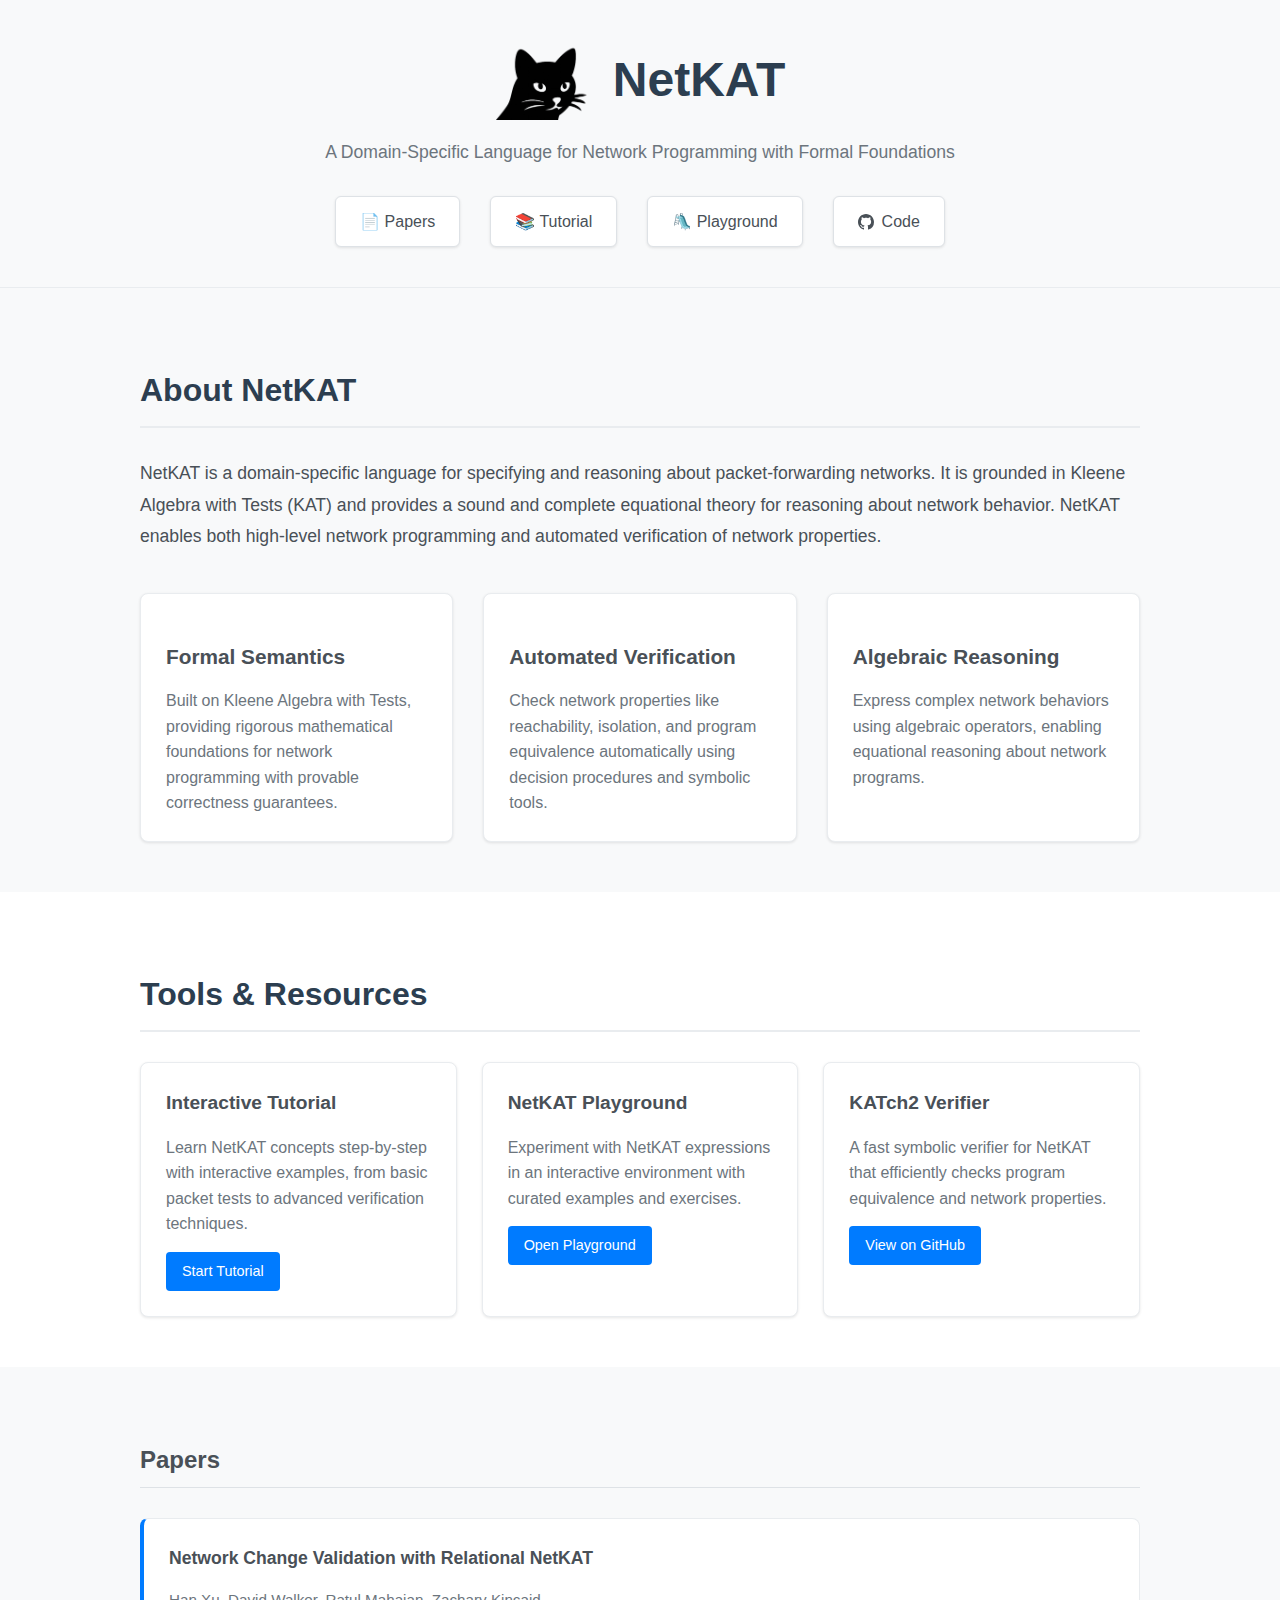
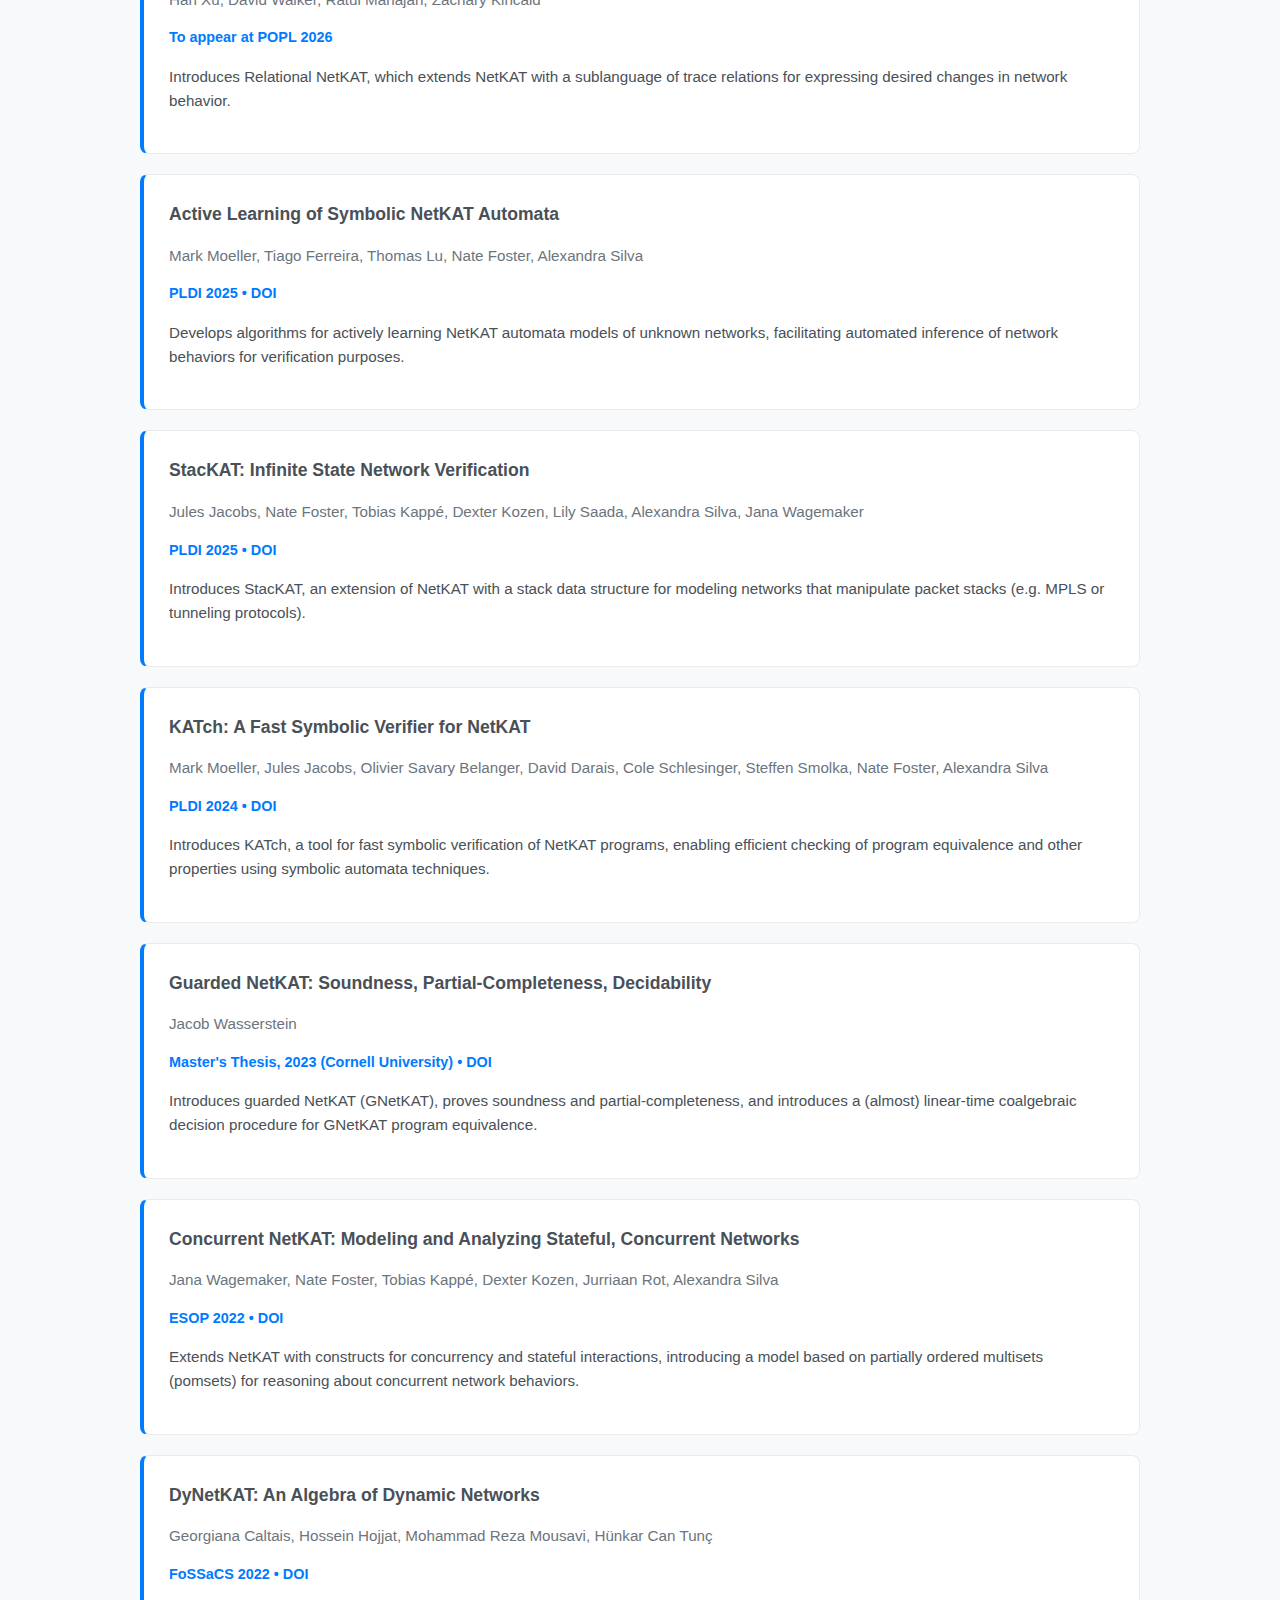
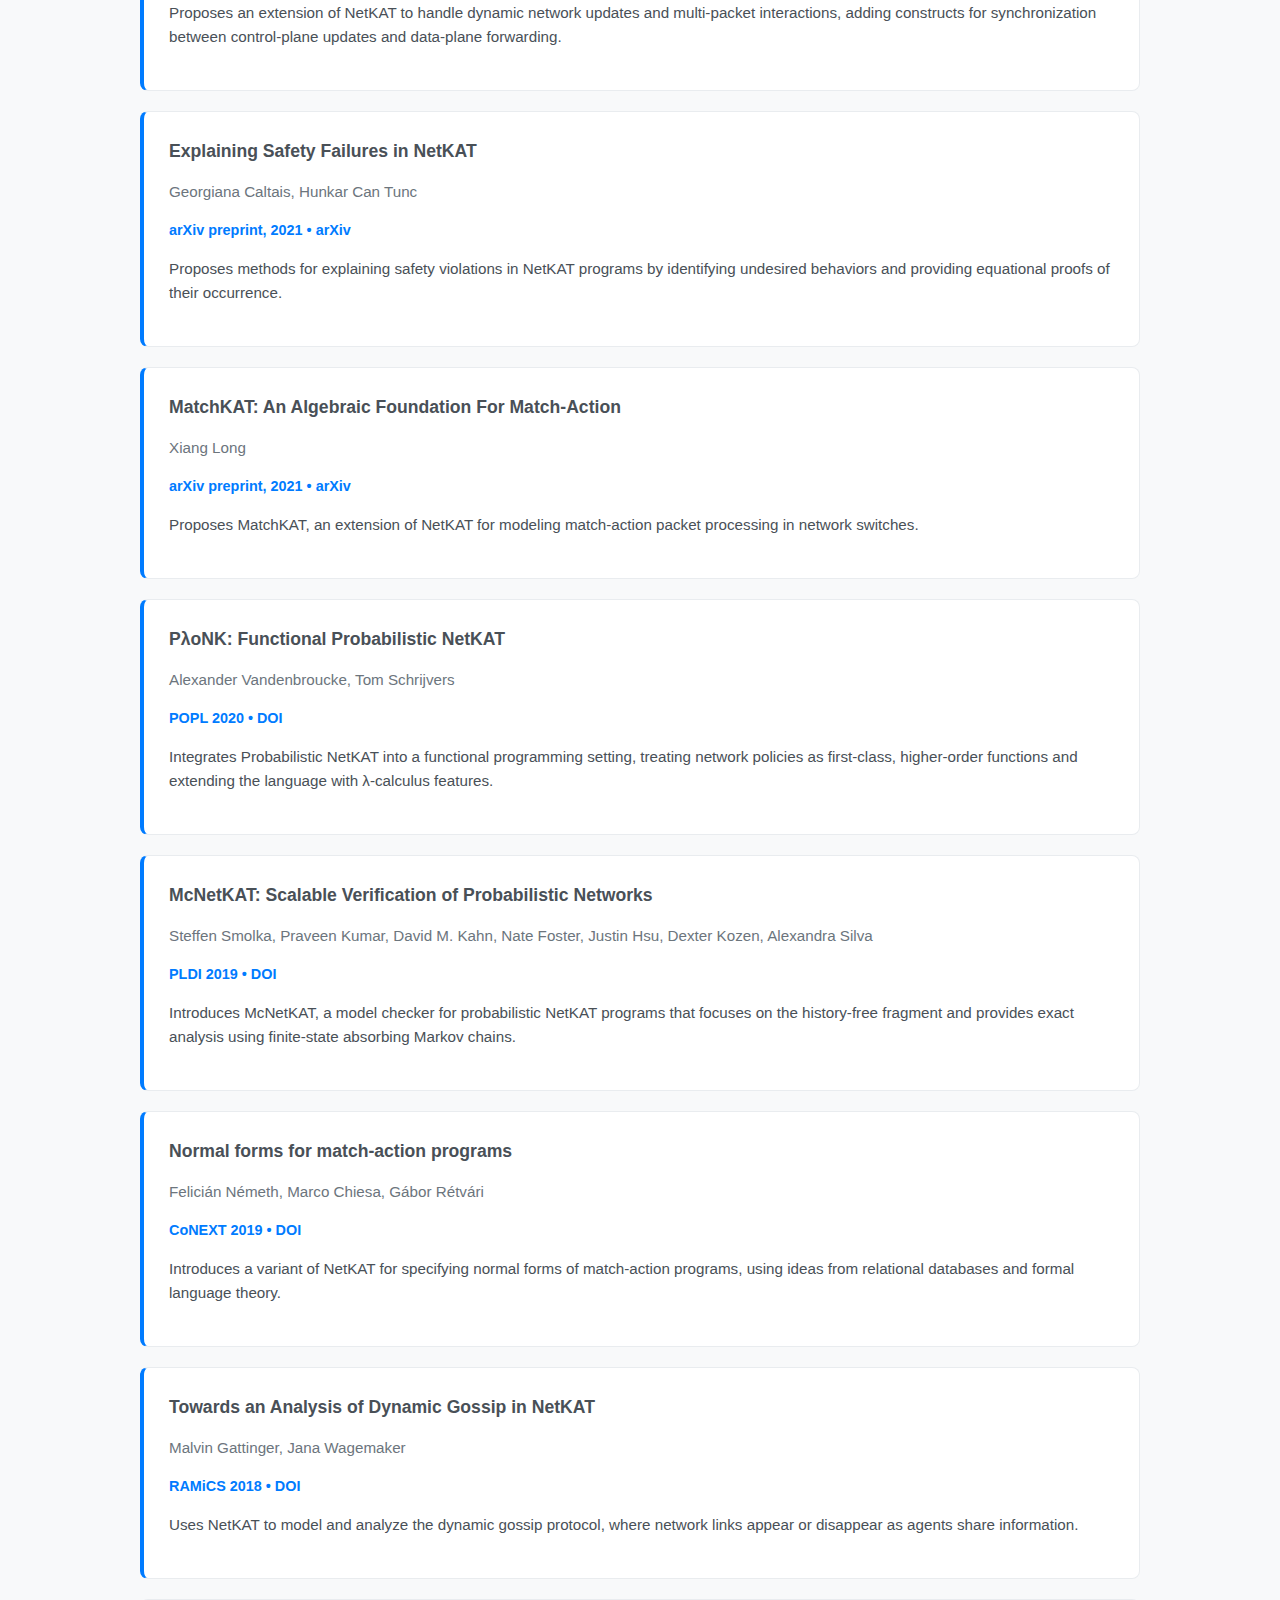
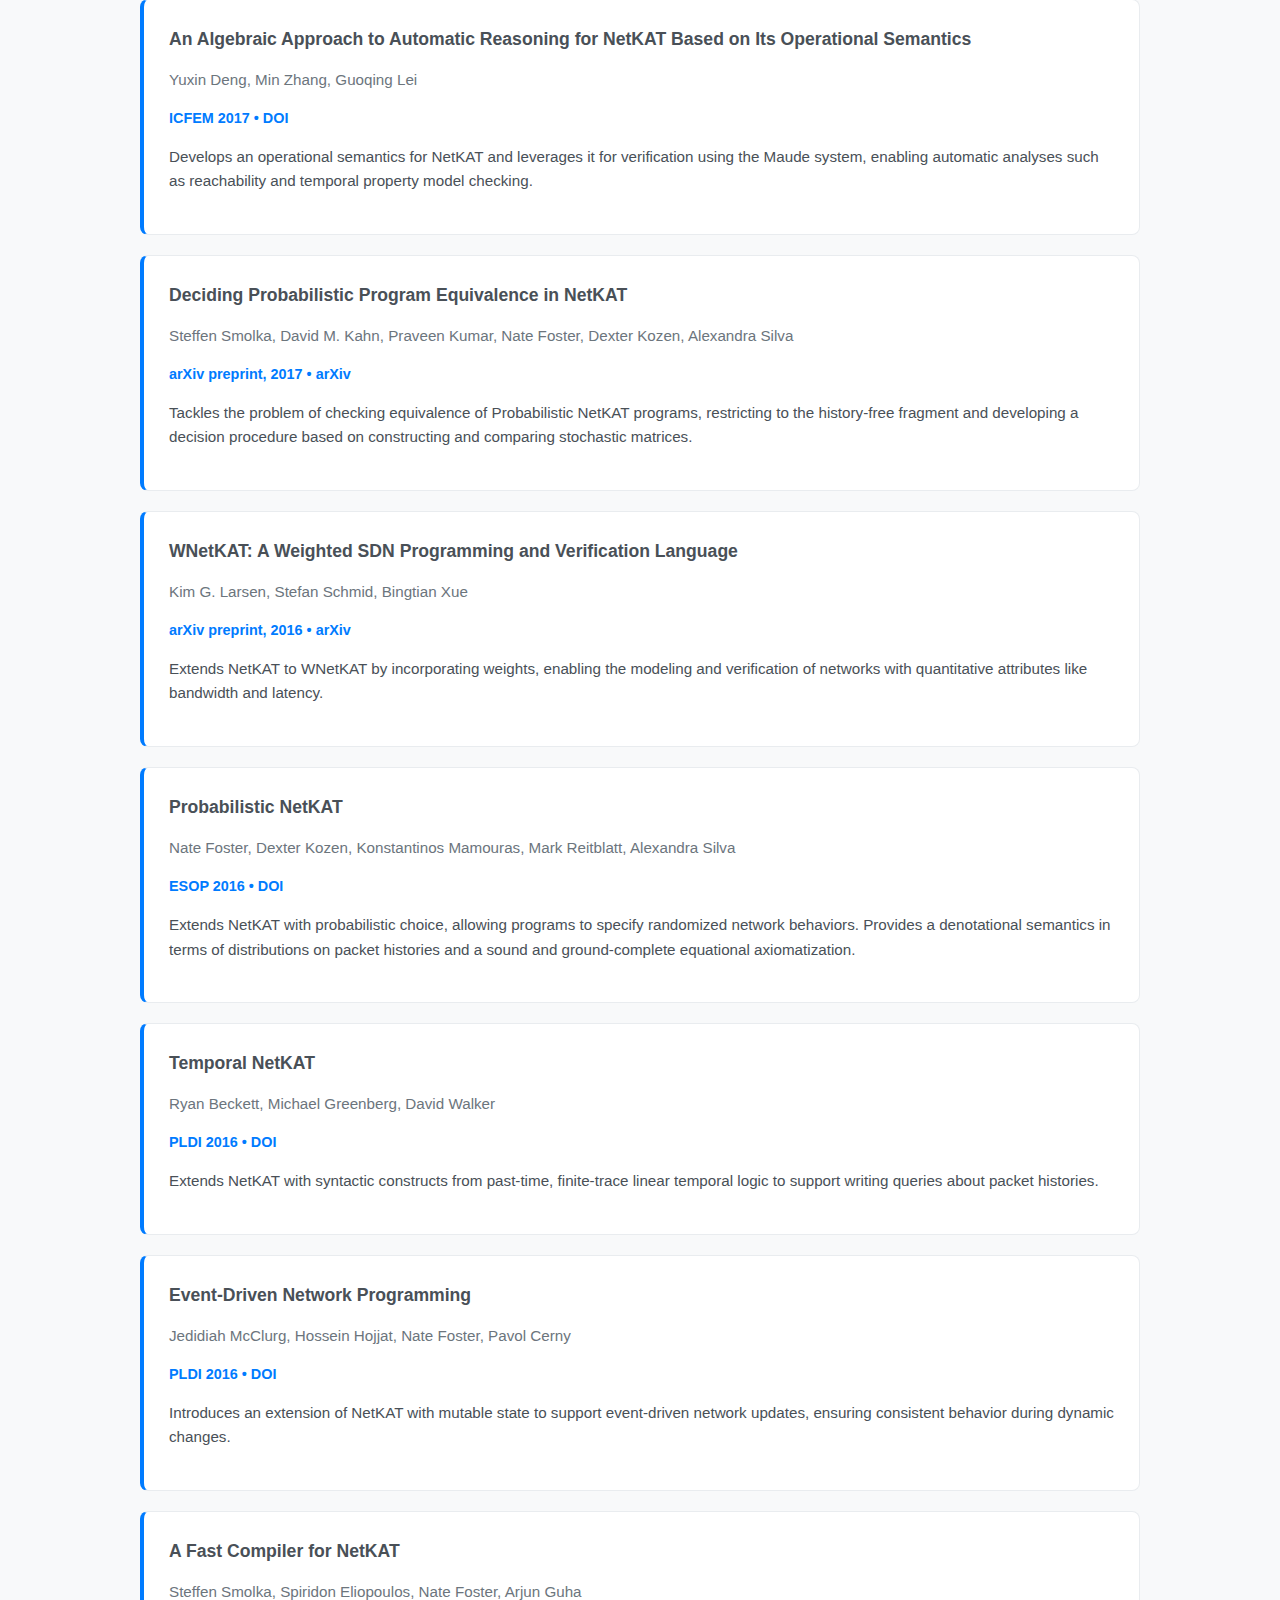
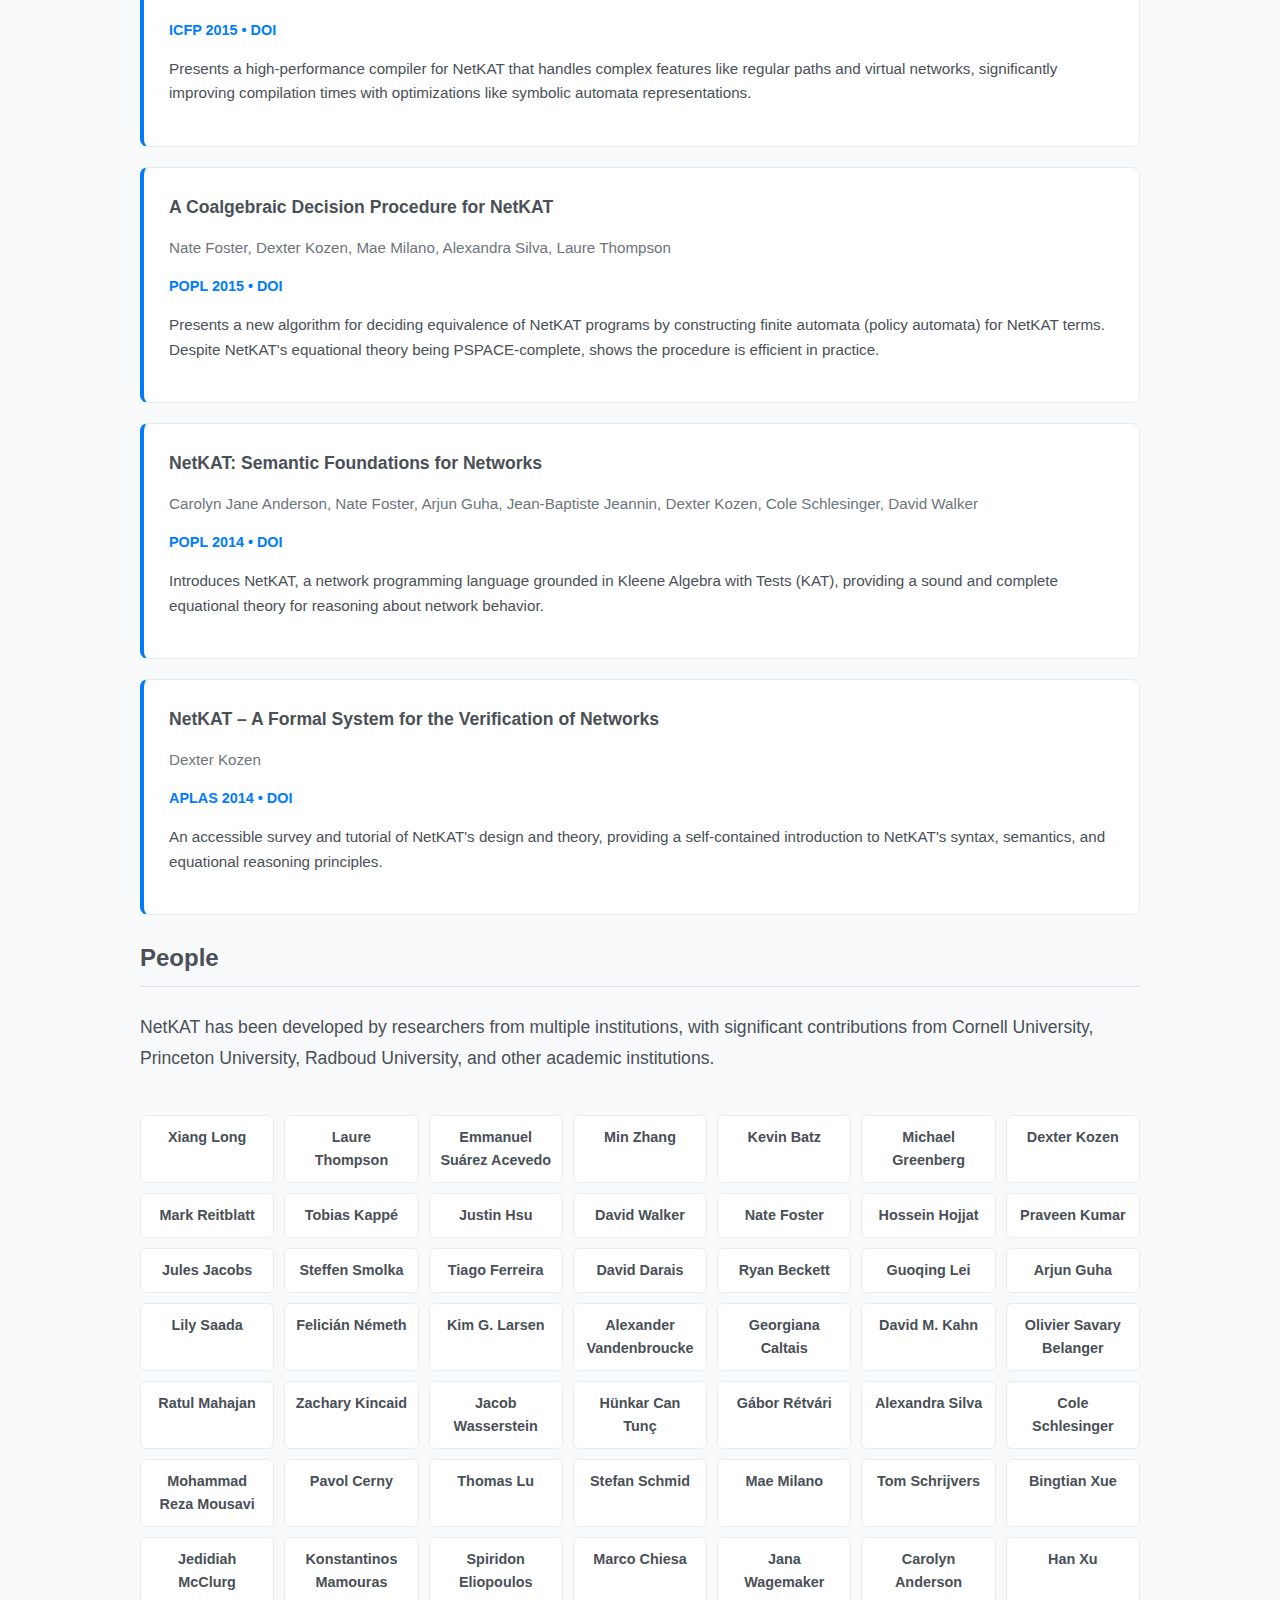
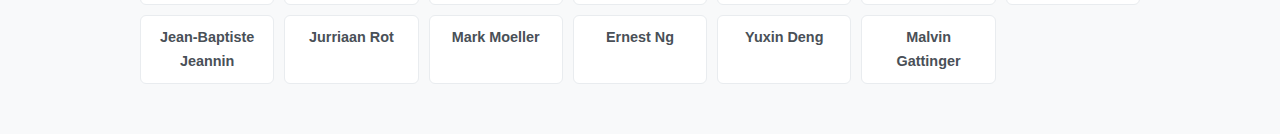
<file: ui/index.html>
<!DOCTYPE html>
<html lang="en">
<head>
    <meta charset="UTF-8">
    <meta name="viewport" content="width=device-width, initial-scale=1.0">
    <title>NetKAT - Network Programming Language</title>
    <link rel="icon" type="image/png" href="assets/favicon.png">
    <style>
        body {
            font-family: -apple-system, BlinkMacSystemFont, "Segoe UI", Roboto, Helvetica, Arial, sans-serif;
            margin: 0;
            padding: 0;
            background: #ffffff;
            color: #333;
            line-height: 1.6;
        }

        .header {
            background: #f8f9fa;
            border-bottom: 1px solid #e9ecef;
            padding: 40px 20px;
            text-align: center;
        }

        .header-content {
            max-width: 900px;
            margin: 0 auto;
        }

        .header h1 {
            font-size: 3em;
            margin: 0 0 10px 0;
            font-weight: 600;
            color: #2c3e50;
            display: flex;
            align-items: center;
            justify-content: center;
            gap: 20px;
        }

        .cat-logo {
            height: 80px;
            width: auto;
        }

        .header .subtitle {
            font-size: 1.1em;
            margin-bottom: 30px;
            color: #6c757d;
            font-weight: 400;
            max-width: 800px;
            margin-left: auto;
            margin-right: auto;
            white-space: nowrap;
            overflow: hidden;
            text-overflow: ellipsis;
        }

        .nav-links {
            display: flex;
            justify-content: center;
            gap: 30px;
            flex-wrap: wrap;
            margin-top: 30px;
        }

        .nav-link {
            display: inline-flex;
            align-items: center;
            gap: 8px;
            padding: 12px 24px;
            background: #ffffff;
            color: #495057;
            text-decoration: none;
            border-radius: 6px;
            font-weight: 500;
            transition: all 0.2s ease;
            border: 1px solid #dee2e6;
            box-shadow: 0 1px 3px rgba(0,0,0,0.1);
        }

        .nav-link:hover {
            background: #e9ecef;
            transform: translateY(-1px);
            box-shadow: 0 2px 8px rgba(0,0,0,0.15);
        }

        .nav-link.primary {
            background: #007bff;
            color: white;
            border-color: #007bff;
        }

        .nav-link.primary:hover {
            background: #0056b3;
            border-color: #0056b3;
        }

        .github-icon {
            width: 16px;
            height: 16px;
            fill: currentColor;
        }

        .container {
            max-width: 1000px;
            margin: 0 auto;
            padding: 0 20px;
        }

        .section {
            padding: 50px 0;
        }

        .section:nth-child(even) {
            background: #f8f9fa;
        }

        .section h2 {
            font-size: 2em;
            margin-bottom: 30px;
            color: #2c3e50;
            font-weight: 600;
            border-bottom: 2px solid #e9ecef;
            padding-bottom: 10px;
        }

        .intro-text {
            font-size: 1.1em;
            color: #495057;
            margin-bottom: 40px;
            line-height: 1.8;
        }

        .features {
            display: grid;
            grid-template-columns: repeat(auto-fit, minmax(280px, 1fr));
            gap: 30px;
            margin-top: 30px;
        }

        .feature {
            padding: 25px;
            background: white;
            border-radius: 8px;
            border: 1px solid #e9ecef;
            box-shadow: 0 1px 3px rgba(0,0,0,0.1);
        }

        .feature h3 {
            font-size: 1.3em;
            margin-bottom: 15px;
            color: #495057;
            font-weight: 600;
        }

        .feature p {
            color: #6c757d;
            margin: 0;
            line-height: 1.6;
        }

        .tools-section {
            margin-top: 30px;
        }

        .tools-grid {
            display: grid;
            grid-template-columns: repeat(auto-fit, minmax(300px, 1fr));
            gap: 25px;
            margin-top: 30px;
        }

        .tool {
            background: white;
            padding: 25px;
            border-radius: 8px;
            border: 1px solid #e9ecef;
            box-shadow: 0 1px 3px rgba(0,0,0,0.1);
        }

        .tool h4 {
            margin: 0 0 15px 0;
            color: #495057;
            font-size: 1.2em;
            font-weight: 600;
        }

        .tool .description {
            color: #6c757d;
            margin-bottom: 15px;
            line-height: 1.6;
        }

        .tool-link {
            display: inline-block;
            padding: 8px 16px;
            background: #007bff;
            color: white;
            text-decoration: none;
            border-radius: 4px;
            font-weight: 500;
            font-size: 0.9em;
            transition: background 0.2s ease;
        }

        .tool-link:hover {
            background: #0056b3;
        }

        .subsection h3 {
            font-size: 1.5em;
            margin-bottom: 25px;
            color: #495057;
            font-weight: 600;
            border-bottom: 1px solid #dee2e6;
            padding-bottom: 8px;
        }

        .people-grid {
            display: grid;
            grid-template-columns: repeat(auto-fit, minmax(120px, 1fr));
            gap: 10px;
            margin-top: 30px;
        }

        .person {
            text-align: center;
            padding: 10px;
            background: white;
            border-radius: 6px;
            border: 1px solid #e9ecef;
        }

        .person h4 {
            margin: 0;
            color: #495057;
            font-size: 0.9em;
            font-weight: 600;
        }

        .person h4 a {
            color: #495057;
            text-decoration: none;
        }

        .person h4 a:hover {
            color: #007bff;
            text-decoration: underline;
        }

        .papers-section {
            margin-top: 30px;
        }

        .papers-grid {
            display: grid;
            gap: 20px;
            margin-top: 30px;
        }

        .paper {
            background: white;
            padding: 25px;
            border-radius: 8px;
            border: 1px solid #e9ecef;
            border-left: 4px solid #007bff;
        }

        .paper h4 {
            margin: 0 0 10px 0;
            color: #495057;
            font-size: 1.1em;
            font-weight: 600;
        }

        .paper h4 a {
            color: #495057;
            text-decoration: none;
        }

        .paper h4 a:hover {
            color: #007bff;
            text-decoration: underline;
        }

        .paper .authors {
            color: #6c757d;
            margin-bottom: 5px;
            font-size: 0.95em;
        }

        .paper .venue {
            color: #007bff;
            font-weight: 600;
            margin-bottom: 10px;
            font-size: 0.9em;
        }

        .paper .venue a {
            color: #007bff;
            text-decoration: none;
        }

        .paper .venue a:hover {
            text-decoration: underline;
        }

        .paper .summary {
            color: #495057;
            line-height: 1.6;
            font-size: 0.95em;
        }

        .footer {
            background: #2c3e50;
            color: #ecf0f1;
            padding: 30px 0;
            text-align: center;
            margin-top: 50px;
        }

        .footer p {
            margin: 10px 0;
        }

        .footer a {
            color: #74b9ff;
            text-decoration: none;
        }

        .footer a:hover {
            text-decoration: underline;
        }

        @media (max-width: 768px) {
            .header h1 {
                font-size: 2.2em;
                flex-direction: column;
                gap: 15px;
            }
            
            .cat-logo {
                height: 60px;
            }

            .header .subtitle {
                white-space: normal;
                overflow: visible;
                text-overflow: initial;
            }
            
            .nav-links {
                flex-direction: column;
                align-items: center;
                gap: 15px;
            }
            
            .section h2 {
                font-size: 1.6em;
            }
        }
    </style>
</head>
<body>
    <div class="header">
        <div class="header-content">
        <h1>
                <img src="assets/katch2-head.webp" alt="KATch Cat" class="cat-logo">
                NetKAT
        </h1>
            <p class="subtitle">A Domain-Specific Language for Network Programming with Formal Foundations</p>
            
            <div class="nav-links">
                <a href="#papers" class="nav-link">📄 Papers</a>
                <a href="tutorial.html" class="nav-link">📚 Tutorial</a>
                <a href="playground.html" class="nav-link">🛝 Playground</a>
                <a href="https://github.com/julesjacobs/KATch2" class="nav-link">
                    <svg class="github-icon" viewBox="0 0 16 16" version="1.1" aria-hidden="true">
                        <path fill-rule="evenodd" d="M8 0C3.58 0 0 3.58 0 8c0 3.54 2.29 6.53 5.47 7.59.4.07.55-.17.55-.38 0-.19-.01-.82-.01-1.49-2.01.37-2.53-.49-2.69-.94-.09-.23-.48-.94-.82-1.13-.28-.15-.68-.52-.01-.53.63-.01 1.08.58 1.23.82.72 1.21 1.87.87 2.33.66.07-.52.28-.87.51-1.07-1.78-.2-3.64-.89-3.64-3.95 0-.87.31-1.59.82-2.15-.08-.2-.36-1.02.08-2.12 0 0 .67-.21 2.2.82.64-.18 1.32-.27 2-.27.68 0 1.36.09 2 .27 1.53-1.04 2.2-.82 2.2-.82.44 1.1.16 1.92.08 2.12.51.56.82 1.27.82 2.15 0 3.07-1.87 3.75-3.65 3.95.29.25.54.73.54 1.48 0 1.07-.01 1.93-.01 2.2 0 .21.15.46.55.38A8.013 8.013 0 0016 8c0-4.42-3.58-8-8-8z"></path>
                    </svg>
                    Code
                </a>
            </div>
        </div>
    </div>

    <div class="section">
        <div class="container">
            <h2>About NetKAT</h2>
            <p class="intro-text">
                NetKAT is a domain-specific language for specifying and reasoning about packet-forwarding networks. 
                It is grounded in Kleene Algebra with Tests (KAT) and provides a sound and complete equational theory 
                for reasoning about network behavior. NetKAT enables both high-level network programming and automated 
                verification of network properties.
            </p>
            
            <div class="features">
                <div class="feature">
                    <h3>Formal Semantics</h3>
                    <p>Built on Kleene Algebra with Tests, providing rigorous mathematical foundations for network programming with provable correctness guarantees.</p>
                </div>
                <div class="feature">
                    <h3>Automated Verification</h3>
                    <p>Check network properties like reachability, isolation, and program equivalence automatically using decision procedures and symbolic tools.</p>
                </div>
                <div class="feature">
                    <h3>Algebraic Reasoning</h3>
                    <p>Express complex network behaviors using algebraic operators, enabling equational reasoning about network programs.</p>
                </div>
            </div>
        </div>
    </div>

    <div class="section">
        <div class="container">
            <h2>Tools & Resources</h2>
            
            <div class="tools-grid">
                <div class="tool">
                    <h4>Interactive Tutorial</h4>
                    <p class="description">Learn NetKAT concepts step-by-step with interactive examples, from basic packet tests to advanced verification techniques.</p>
                    <a href="tutorial.html" class="tool-link">Start Tutorial</a>
                </div>
                <div class="tool">
                    <h4>NetKAT Playground</h4>
                    <p class="description">Experiment with NetKAT expressions in an interactive environment with curated examples and exercises.</p>
                    <a href="playground.html" class="tool-link">Open Playground</a>
                </div>
                <div class="tool">
                    <h4>KATch2 Verifier</h4>
                    <p class="description">A fast symbolic verifier for NetKAT that efficiently checks program equivalence and network properties.</p>
                    <a href="https://github.com/julesjacobs/KATch2" class="tool-link">View on GitHub</a>
                </div>
            </div>
        </div>
    </div>

    <div class="section">
        <div class="container">
            <div class="subsection">
                <h3 id="papers">Papers</h3>
                
                <div class="papers-grid">
                    <div class="paper">
                        <h4><a href="#" target="_blank">Network Change Validation with Relational NetKAT</a></h4>
                        <p class="authors">Han Xu, David Walker, Ratul Mahajan, Zachary Kincaid</p>
                        <p class="venue">To appear at POPL 2026</p>
                        <p class="summary">Introduces Relational NetKAT, which extends NetKAT with a sublanguage of trace relations for expressing desired changes in network behavior.</p>
                    </div>

                    <div class="paper">
                        <h4><a href="https://doi.org/10.1145/3729295" target="_blank">Active Learning of Symbolic NetKAT Automata</a></h4>
                        <p class="authors">Mark Moeller, Tiago Ferreira, Thomas Lu, Nate Foster, Alexandra Silva</p>
                        <p class="venue">PLDI 2025 • <a href="https://doi.org/10.1145/3729295" target="_blank">DOI</a></p>
                        <p class="summary">Develops algorithms for actively learning NetKAT automata models of unknown networks, facilitating automated inference of network behaviors for verification purposes.</p>
                    </div>

                    <div class="paper">
                        <h4><a href="https://doi.org/10.1145/3729257" target="_blank">StacKAT: Infinite State Network Verification</a></h4>
                        <p class="authors">Jules Jacobs, Nate Foster, Tobias Kappé, Dexter Kozen, Lily Saada, Alexandra Silva, Jana Wagemaker</p>
                        <p class="venue">PLDI 2025 • <a href="https://doi.org/10.1145/3729257" target="_blank">DOI</a></p>
                        <p class="summary">Introduces StacKAT, an extension of NetKAT with a stack data structure for modeling networks that manipulate packet stacks (e.g. MPLS or tunneling protocols).</p>
                    </div>

                    <div class="paper">
                        <h4><a href="https://doi.org/10.1145/3656454" target="_blank">KATch: A Fast Symbolic Verifier for NetKAT</a></h4>
                        <p class="authors">Mark Moeller, Jules Jacobs, Olivier Savary Belanger, David Darais, Cole Schlesinger, Steffen Smolka, Nate Foster, Alexandra Silva</p>
                        <p class="venue">PLDI 2024 • <a href="https://doi.org/10.1145/3656454" target="_blank">DOI</a></p>
                        <p class="summary">Introduces KATch, a tool for fast symbolic verification of NetKAT programs, enabling efficient checking of program equivalence and other properties using symbolic automata techniques.</p>
                    </div>

                    <div class="paper">
                        <h4><a href="https://doi.org/10.7298/y5x5-jr17" target="_blank">Guarded NetKAT: Soundness, Partial-Completeness, Decidability</a></h4>
                        <p class="authors">Jacob Wasserstein</p>
                        <p class="venue">Master's Thesis, 2023 (Cornell University) • <a href="https://doi.org/10.7298/y5x5-jr17" target="_blank">DOI</a></p>
                        <p class="summary">Introduces guarded NetKAT (GNetKAT), proves soundness and partial-completeness, and introduces a (almost) linear-time coalgebraic decision procedure for GNetKAT program equivalence.</p>
                    </div>

                    <div class="paper">
                        <h4><a href="https://doi.org/10.1007/978-3-030-99336-8_21" target="_blank">Concurrent NetKAT: Modeling and Analyzing Stateful, Concurrent Networks</a></h4>
                        <p class="authors">Jana Wagemaker, Nate Foster, Tobias Kappé, Dexter Kozen, Jurriaan Rot, Alexandra Silva</p>
                        <p class="venue">ESOP 2022 • <a href="https://doi.org/10.1007/978-3-030-99336-8_21" target="_blank">DOI</a></p>
                        <p class="summary">Extends NetKAT with constructs for concurrency and stateful interactions, introducing a model based on partially ordered multisets (pomsets) for reasoning about concurrent network behaviors.</p>
                    </div>

                    <div class="paper">
                        <h4><a href="https://doi.org/10.1007/978-3-030-99253-8_10" target="_blank">DyNetKAT: An Algebra of Dynamic Networks</a></h4>
                        <p class="authors">Georgiana Caltais, Hossein Hojjat, Mohammad Reza Mousavi, Hünkar Can Tunç</p>
                        <p class="venue">FoSSaCS 2022 • <a href="https://doi.org/10.1007/978-3-030-99253-8_10" target="_blank">DOI</a></p>
                        <p class="summary">Proposes an extension of NetKAT to handle dynamic network updates and multi-packet interactions, adding constructs for synchronization between control-plane updates and data-plane forwarding.</p>
                    </div>

                    <div class="paper">
                        <h4><a href="https://doi.org/10.48550/arXiv.2102.12448" target="_blank">Explaining Safety Failures in NetKAT</a></h4>
                        <p class="authors">Georgiana Caltais, Hunkar Can Tunc</p>
                        <p class="venue">arXiv preprint, 2021 • <a href="https://doi.org/10.48550/arXiv.2102.12448" target="_blank">arXiv</a></p>
                        <p class="summary">Proposes methods for explaining safety violations in NetKAT programs by identifying undesired behaviors and providing equational proofs of their occurrence.</p>
                    </div> 

                    <div class="paper">
                        <h4><a href="https://doi.org/10.48550/arXiv.2102.07374" target="_blank">MatchKAT: An Algebraic Foundation For Match-Action</a></h4>
                        <p class="authors">Xiang Long</p>
                        <p class="venue">arXiv preprint, 2021 • <a href="https://doi.org/10.48550/arXiv.2102.07374" target="_blank">arXiv</a></p>
                        <p class="summary">Proposes MatchKAT, an extension of NetKAT for modeling match-action packet processing in network switches.</p>
                    </div>

                    <div class="paper">
                        <h4><a href="https://doi.org/10.1145/3371107" target="_blank">PλoNK: Functional Probabilistic NetKAT</a></h4>
                        <p class="authors">Alexander Vandenbroucke, Tom Schrijvers</p>
                        <p class="venue">POPL 2020 • <a href="https://doi.org/10.1145/3371107" target="_blank">DOI</a></p>
                        <p class="summary">Integrates Probabilistic NetKAT into a functional programming setting, treating network policies as first-class, higher-order functions and extending the language with λ-calculus features.</p>
                    </div>

                    <div class="paper">
                        <h4><a href="https://doi.org/10.1145/3314221.3314639" target="_blank">McNetKAT: Scalable Verification of Probabilistic Networks</a></h4>
                        <p class="authors">Steffen Smolka, Praveen Kumar, David M. Kahn, Nate Foster, Justin Hsu, Dexter Kozen, Alexandra Silva</p>
                        <p class="venue">PLDI 2019 • <a href="https://doi.org/10.1145/3314221.3314639" target="_blank">DOI</a></p>
                        <p class="summary">Introduces McNetKAT, a model checker for probabilistic NetKAT programs that focuses on the history-free fragment and provides exact analysis using finite-state absorbing Markov chains.</p>
                    </div>

                    <div class="paper">
                        <h4><a href="https://doi.org/10.1145/3359989.3365417" target="_blank">Normal forms for match-action programs</a></h4>
                        <p class="authors">Felicián Németh, Marco Chiesa, Gábor Rétvári</p>
                        <p class="venue">CoNEXT 2019 • <a href="https://doi.org/10.1145/3359989.3365417" target="_blank">DOI</a></p>
                        <p class="summary">Introduces a variant of NetKAT for specifying normal forms of match-action programs, using ideas from relational databases and formal language theory.</p>
                    </div>

                    <div class="paper">
                        <h4><a href="https://doi.org/10.1007/978-3-030-02149-8_17" target="_blank">Towards an Analysis of Dynamic Gossip in NetKAT</a></h4>
                        <p class="authors">Malvin Gattinger, Jana Wagemaker</p>
                        <p class="venue">RAMiCS 2018 • <a href="https://doi.org/10.1007/978-3-030-02149-8_17" target="_blank">DOI</a></p>
                        <p class="summary">Uses NetKAT to model and analyze the dynamic gossip protocol, where network links appear or disappear as agents share information.</p>
                    </div>

                    <div class="paper">
                        <h4><a href="https://doi.org/10.1007/978-3-319-68690-5_28" target="_blank">An Algebraic Approach to Automatic Reasoning for NetKAT Based on Its Operational Semantics</a></h4>
                        <p class="authors">Yuxin Deng, Min Zhang, Guoqing Lei</p>
                        <p class="venue">ICFEM 2017 • <a href="https://doi.org/10.1007/978-3-319-68690-5_28" target="_blank">DOI</a></p>
                        <p class="summary">Develops an operational semantics for NetKAT and leverages it for verification using the Maude system, enabling automatic analyses such as reachability and temporal property model checking.</p>
                    </div>

                    <div class="paper">
                        <h4><a href="https://arxiv.org/abs/1707.02772" target="_blank">Deciding Probabilistic Program Equivalence in NetKAT</a></h4>
                        <p class="authors">Steffen Smolka, David M. Kahn, Praveen Kumar, Nate Foster, Dexter Kozen, Alexandra Silva</p>
                        <p class="venue">arXiv preprint, 2017 • <a href="https://arxiv.org/abs/1707.02772" target="_blank">arXiv</a></p>
                        <p class="summary">Tackles the problem of checking equivalence of Probabilistic NetKAT programs, restricting to the history-free fragment and developing a decision procedure based on constructing and comparing stochastic matrices.</p>
                    </div>

                    <div class="paper">
                        <h4><a href="https://doi.org/10.48550/arXiv.1608.08483" target="_blank">WNetKAT: A Weighted SDN Programming and Verification Language</a></h4>
                        <p class="authors">Kim G. Larsen, Stefan Schmid, Bingtian Xue</p>
                        <p class="venue">arXiv preprint, 2016 • <a href="https://doi.org/10.48550/arXiv.1608.08483" target="_blank">arXiv</a></p>
                        <p class="summary">Extends NetKAT to WNetKAT by incorporating weights, enabling the modeling and verification of networks with quantitative attributes like bandwidth and latency.</p>
                    </div>

                    <div class="paper">
                        <h4><a href="https://doi.org/10.1007/978-3-662-49498-1_12" target="_blank">Probabilistic NetKAT</a></h4>
                        <p class="authors">Nate Foster, Dexter Kozen, Konstantinos Mamouras, Mark Reitblatt, Alexandra Silva</p>
                        <p class="venue">ESOP 2016 • <a href="https://doi.org/10.1007/978-3-662-49498-1_12" target="_blank">DOI</a></p>
                        <p class="summary">Extends NetKAT with probabilistic choice, allowing programs to specify randomized network behaviors. Provides a denotational semantics in terms of distributions on packet histories and a sound and ground-complete equational axiomatization.</p>
                    </div>

                    <div class="paper">
                        <h4><a href="https://doi.org/10.1145/2908080.2908108" target="_blank">Temporal NetKAT</a></h4>
                        <p class="authors">Ryan Beckett, Michael Greenberg, David Walker</p>
                        <p class="venue">PLDI 2016 • <a href="https://doi.org/10.1145/2908080.2908108" target="_blank">DOI</a></p>
                        <p class="summary">Extends NetKAT with syntactic constructs from past-time, finite-trace linear temporal logic to support writing queries about packet histories. </p>
                    </div>

                    <div class="paper">
                        <h4><a href="https://doi.org/10.1145/2908080.2908097" target="_blank">Event-Driven Network Programming</a></h4>
                        <p class="authors">Jedidiah McClurg, Hossein Hojjat, Nate Foster, Pavol Cerny</p>
                        <p class="venue">PLDI 2016 • <a href="https://doi.org/10.1145/2908080.2908097" target="_blank">DOI</a></p>
                        <p class="summary">Introduces an extension of NetKAT with mutable state to support event-driven network updates, ensuring consistent behavior during dynamic changes.</p>
                    </div>

                    <div class="paper">
                        <h4><a href="https://doi.org/10.1145/2784731.2784761" target="_blank">A Fast Compiler for NetKAT</a></h4>
                        <p class="authors">Steffen Smolka, Spiridon Eliopoulos, Nate Foster, Arjun Guha</p>
                        <p class="venue">ICFP 2015 • <a href="https://doi.org/10.1145/2784731.2784761" target="_blank">DOI</a></p>
                        <p class="summary">Presents a high-performance compiler for NetKAT that handles complex features like regular paths and virtual networks, significantly improving compilation times with optimizations like symbolic automata representations.</p>
                    </div>

                    <div class="paper">
                        <h4><a href="https://doi.org/10.1145/2676726.2677011" target="_blank">A Coalgebraic Decision Procedure for NetKAT</a></h4>
                        <p class="authors">Nate Foster, Dexter Kozen, Mae Milano, Alexandra Silva, Laure Thompson</p>
                        <p class="venue">POPL 2015 • <a href="https://doi.org/10.1145/2676726.2677011" target="_blank">DOI</a></p>
                        <p class="summary">Presents a new algorithm for deciding equivalence of NetKAT programs by constructing finite automata (policy automata) for NetKAT terms. Despite NetKAT's equational theory being PSPACE-complete, shows the procedure is efficient in practice.</p>
                    </div>

                    <div class="paper">
                        <h4><a href="https://doi.org/10.1145/2535838.2535862" target="_blank">NetKAT: Semantic Foundations for Networks</a></h4>
                        <p class="authors">Carolyn Jane Anderson, Nate Foster, Arjun Guha, Jean-Baptiste Jeannin, Dexter Kozen, Cole Schlesinger, David Walker</p>
                        <p class="venue">POPL 2014 • <a href="https://doi.org/10.1145/2535838.2535862" target="_blank">DOI</a></p>
                        <p class="summary">Introduces NetKAT, a network programming language grounded in Kleene Algebra with Tests (KAT), providing a sound and complete equational theory for reasoning about network behavior.</p>
                    </div>

                    <div class="paper">
                        <h4><a href="https://doi.org/10.1007/978-3-319-12736-1_1" target="_blank">NetKAT – A Formal System for the Verification of Networks</a></h4>
                        <p class="authors">Dexter Kozen</p>
                        <p class="venue">APLAS 2014 • <a href="https://doi.org/10.1007/978-3-319-12736-1_1" target="_blank">DOI</a></p>
                        <p class="summary">An accessible survey and tutorial of NetKAT's design and theory, providing a self-contained introduction to NetKAT's syntax, semantics, and equational reasoning principles.</p>
                    </div>
                </div>
            </div>

            <div class="subsection">
                <h3>People</h3>
                <p class="intro-text">
                    NetKAT has been developed by researchers from multiple institutions, with significant contributions 
                    from Cornell University, Princeton University, Radboud University, and other academic institutions.
                </p>
                
                <div class="people-grid" id="people-grid">
                    <div class="person">
                        <h4><a href="https://www.cs.cornell.edu/~jnfoster/" target="_blank">Nate Foster</a></h4>
                    </div>
                    <div class="person">
                        <h4><a href="https://www.cs.cornell.edu/~kozen/" target="_blank">Dexter Kozen</a></h4>
                    </div>
                    <div class="person">
                        <h4><a href="https://alexandrasilva.org/" target="_blank">Alexandra Silva</a></h4>
                    </div>
                    <div class="person">
                        <h4><a href="https://julesjacobs.com/" target="_blank">Jules Jacobs</a></h4>
                    </div>
                    <div class="person">
                        <h4><a href="http://khoury.northeastern.edu/~arjunguha/" target="_blank">Arjun Guha</a></h4>
                    </div>
                    <div class="person">
                        <h4><a href="https://smolka.st/" target="_blank">Steffen Smolka</a></h4>
                    </div>
                    <div class="person">
                        <h4><a href="https://janawagemaker.github.io/" target="_blank">Jana Wagemaker</a></h4>
                    </div>
                    <div class="person">
                        <h4><a href="https://tobias.kap.pe/" target="_blank">Tobias Kappé</a></h4>
                    </div>
                    <div class="person">
                        <h4><a href="https://people.utwente.nl/g.g.c.caltais" target="_blank">Georgiana Caltais</a></h4>
                    </div>
                    <div class="person">
                        <h4><a href="https://kmamouras.github.io/" target="_blank">Konstantinos Mamouras</a></h4>
                    </div>
                    <div class="person">
                        <h4><a href="http://jurriaan.me/" target="_blank">Jurriaan Rot</a></h4>
                    </div>
                    <div class="person">
                        <h4>Carolyn Anderson</h4>
                    </div>
                    <div class="person">
                        <h4>David Walker</h4>
                    </div>
                    <div class="person">
                        <h4>Han Xu</h4>
                    </div>
                    <div class="person">
                        <h4>Ratul Mahajan</h4>
                    </div>
                    <div class="person">
                        <h4>Zachary Kincaid</h4>
                    </div>
                    <div class="person">
                        <h4>Lily Saada</h4>
                    </div>
                    <div class="person">
                        <h4>Mark Moeller</h4>
                    </div>
                    <div class="person">
                        <h4>Tiago Ferreira</h4>
                    </div>
                    <div class="person">
                        <h4>Thomas Lu</h4>
                    </div>
                    <div class="person">
                        <h4>Olivier Savary Belanger</h4>
                    </div>
                    <div class="person">
                        <h4>David Darais</h4>
                    </div>
                    <div class="person">
                        <h4>Cole Schlesinger</h4>
                    </div>
                    <div class="person">
                        <h4>Hossein Hojjat</h4>
                    </div>
                    <div class="person">
                        <h4>Jacob Wasserstein</h4>
                    </div>
                    <div class="person">
                        <h4>Xiang Long</h4>
                    </div>
                    <div class="person">
                        <h4>Michael Greenberg</h4>
                    </div>
                    <div class="person">
                        <h4>Ryan Beckett</h4>
                    </div>
                    <div class="person">
                        <h4>Mohammad Reza Mousavi</h4>
                    </div>
                    <div class="person">
                        <h4>Felicián Németh</h4>
                    </div> 
                    <div class="person">
                        <h4>Marco Chiesa</h4>
                    </div> 
                    <div class="person">
                        <h4>Gábor Rétvári</h4>
                    </div> 
                    <div class="person">
                        <h4>Hünkar Can Tunç</h4>
                    </div>
                    <div class="person">
                        <h4>Alexander Vandenbroucke</h4>
                    </div>
                    <div class="person">
                        <h4>Tom Schrijvers</h4>
                    </div>
                    <div class="person">
                        <h4>Praveen Kumar</h4>
                    </div>
                    <div class="person">
                        <h4>David M. Kahn</h4>
                    </div>
                    <div class="person">
                        <h4>Justin Hsu</h4>
                    </div>
                    <div class="person">
                        <h4>Malvin Gattinger</h4>
                    </div>
                    <div class="person">
                        <h4>Yuxin Deng</h4>
                    </div>
                    <div class="person">
                        <h4>Min Zhang</h4>
                    </div>
                    <div class="person">
                        <h4>Guoqing Lei</h4>
                    </div>
                    <div class="person">
                        <h4>Kim G. Larsen</h4>
                    </div>
                    <div class="person">
                        <h4>Stefan Schmid</h4>
                    </div>
                    <div class="person">
                        <h4>Bingtian Xue</h4>
                    </div>
                    <div class="person">
                        <h4>Mark Reitblatt</h4>
                    </div>
                    <div class="person">
                        <h4>Jedidiah McClurg</h4>
                    </div>
                    <div class="person">
                        <h4>Pavol Cerny</h4>
                    </div>
                    <div class="person">
                        <h4>Spiridon Eliopoulos</h4>
                    </div>
                    <div class="person">
                        <h4>Mae Milano</h4>
                    </div>
                    <div class="person">
                        <h4>Laure Thompson</h4>
                    </div>
                    <div class="person">
                        <h4>Jean-Baptiste Jeannin</h4>
                    </div>
                    <div class="person">
                        <h4>Ernest Ng</h4>
                    </div>
                    <div class="person">
                        <h4>Emmanuel Suárez Acevedo</h4>
                    </div>
                    <div class="person">
                        <h4>Kevin Batz</h4>
                    </div>
                </div>
            </div>
        </div>
    </div>

    <script>
        // Randomize the order of people on page load for fairness
        document.addEventListener('DOMContentLoaded', function() {
            const peopleGrid = document.getElementById('people-grid');
            const people = Array.from(peopleGrid.children);
            
            // Fisher-Yates shuffle algorithm
            for (let i = people.length - 1; i > 0; i--) {
                const j = Math.floor(Math.random() * (i + 1));
                [people[i], people[j]] = [people[j], people[i]];
            }
            
            // Clear the grid and append in new order
            peopleGrid.innerHTML = '';
            people.forEach(person => peopleGrid.appendChild(person));
        });
    </script>
</body>
</html>
</file>
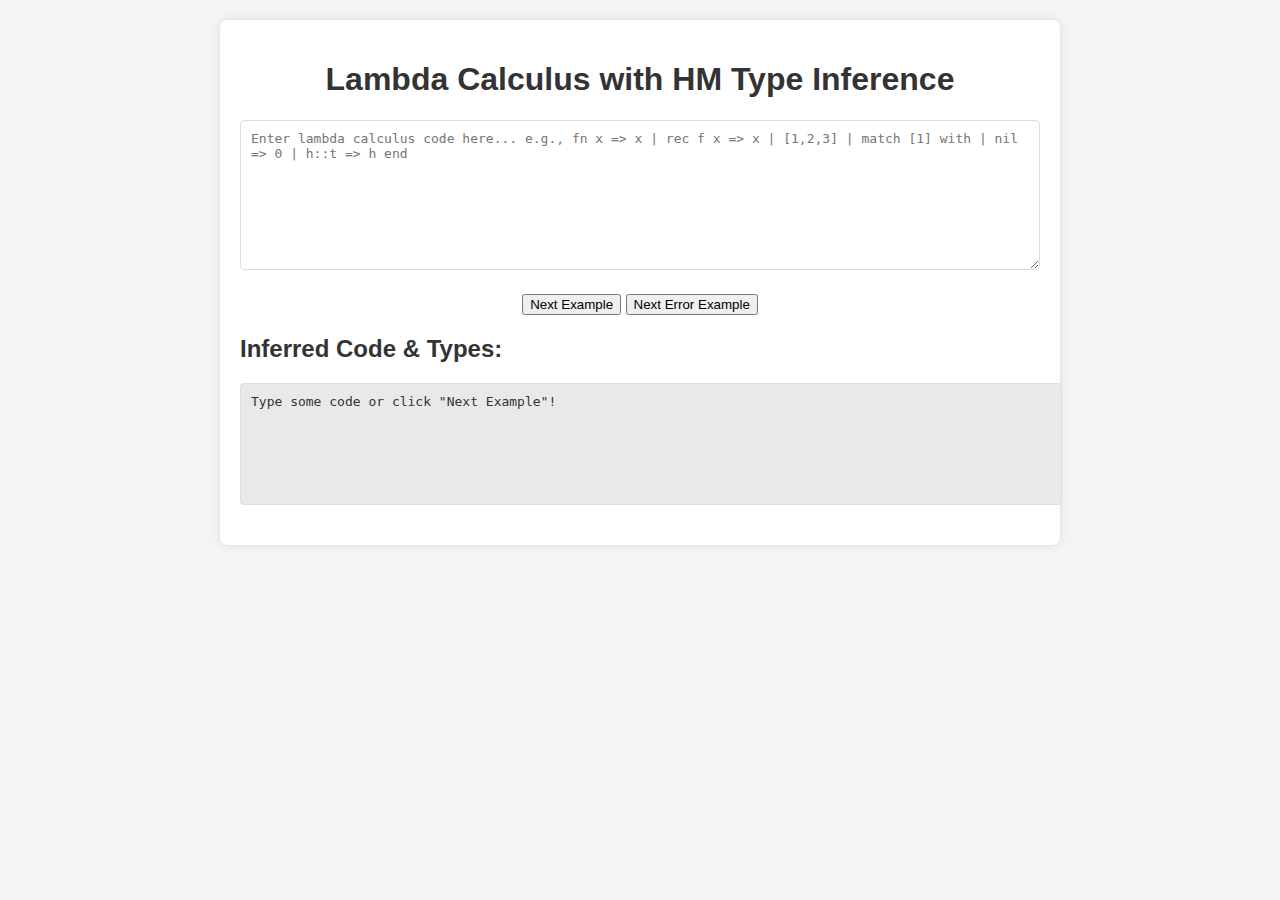
<file: notes/hm/index.html>
<!DOCTYPE html>
<html lang="en">
<head>
    <meta charset="UTF-8">
    <meta name="viewport" content="width=device-width, initial-scale=1.0">
    <title>Lambda Calculus HM Type Inference</title>
    <link rel="stylesheet" href="style.css">
</head>
<body>
    <div class="container">
        <h1>Lambda Calculus with HM Type Inference</h1>
        <div class="editor-container">
            <textarea id="codeInput" placeholder="Enter lambda calculus code here... e.g., fn x => x | rec f x => x | [1,2,3] | match [1] with | nil => 0 | h::t => h end"></textarea>
        </div>
        <div class="controls-container">
            <button id="cycleExampleButton">Next Example</button>
            <button id="cycleErrorExampleButton">Next Error Example</button>
        </div>
        <div class="output-container">
            <h2>Inferred Code & Types:</h2>
            <pre id="outputArea"></pre>
            <div id="errorArea" class="error"></div>
        </div>
    </div>
    <script src="app.js"></script>
</body>
</html>
</file>
<file: notes/hm/style.css>
body {
    font-family: sans-serif;
    margin: 0;
    background-color: #f4f4f4;
    color: #333;
    display: flex;
    justify-content: center;
    padding-top: 20px;
}

.container {
    background-color: #fff;
    padding: 20px;
    border-radius: 8px;
    box-shadow: 0 0 10px rgba(0,0,0,0.1);
    width: 80%;
    max-width: 800px;
}

h1 {
    text-align: center;
    color: #333;
}

.editor-container, .output-container {
    margin-bottom: 20px;
}

.controls-container {
    margin-bottom: 20px;
    text-align: center; /* Center the button */
}

#codeInput {
    width: 100%;
    min-height: 150px;
    padding: 10px;
    border: 1px solid #ddd;
    border-radius: 4px;
    box-sizing: border-box;
    font-family: monospace;
    font-size: 1em;
}

#outputArea {
    width: 100%;
    min-height: 100px;
    padding: 10px;
    border: 1px solid #ddd;
    border-radius: 4px;
    background-color: #e9e9e9;
    white-space: pre-wrap; /* Allows wrapping and preserves whitespace */
    word-wrap: break-word;
    font-family: monospace;
    font-size: 1em;
}

#outputArea span[data-type]:hover {
    background-color: #ffff99;
    cursor: help;
    position: relative; /* For tooltip positioning */
}

/* Basic tooltip - can be enhanced with JS */
#outputArea span[data-type]:hover::after {
    content: attr(data-type);
    position: absolute;
    bottom: 100%; /* Position above the element */
    left: 50%;
    transform: translateX(-50%);
    background-color: #333;
    color: #fff;
    padding: 5px;
    border-radius: 4px;
    font-size: 0.8em;
    white-space: nowrap;
    z-index: 10;
    margin-bottom: 5px; /* Space between element and tooltip */
}

.error {
    color: red;
    font-weight: bold;
}

/* Syntax Highlighting */
.hl-keyword {
    color: #0077cc; /* Blue */
    font-weight: bold;
}

.hl-operator {
    color: #c50000; /* Dark Red */
    font-weight: bold; /* Make operators like :: bold too */
}

.hl-identifier {
    color: #333; /* Default text color, or choose another e.g., a dark green */
}

.hl-literal {
    color: #d85000; /* Orange */
}

.hl-punctuation {
    color: #777; /* Grey */
    font-weight: bold; /* Make [ ] , bold */
}

/* Styling for the span that triggers the type tooltip */
#outputArea span[data-type] {
    /* border-bottom: 1px dotted #777; */ /* Optional: underline to indicate interactivity */
}

/* Error Highlighting */
.hl-error-expr {
    background-color: #ffe0e0; /* Light red background */
    /* Or, for an underline approach: */
    /* border-bottom: 2px wavy red; */
    /* text-decoration: underline wavy red; */ /* Less browser support */
    cursor: help; /* Indicates more info available (error message) */
    position: relative; /* For tooltip positioning */
}

/* Tooltip for error messages (similar to type tooltips) */
.hl-error-expr[data-errormsg]:hover::after {
    content: attr(data-errormsg);
    position: absolute;
    bottom: 100%; /* Position above the element */
    left: 50%;
    transform: translateX(-50%);
    background-color: #c50000; /* Darker red for error tooltip */
    color: #fff;
    padding: 8px;
    border-radius: 4px;
    font-size: 0.9em;
    white-space: pre-wrap; /* Allow error messages to wrap */
    z-index: 20; /* Ensure it's above type tooltips if overlapping */
    margin-bottom: 5px; /* Space between element and tooltip */
    text-align: left;
    max-width: 300px; /* Prevent very wide tooltips */
}

/* Specific highlighting for expressions involved in a type conflict */
.hl-conflict_source {
    background-color: #ffd0d0; /* Slightly different red from general error */
    outline: 1px dashed #c50000;
}

.hl-conflict_target {
    background-color: #ffe8d0; /* Light orange/yellow for the target of the conflict */
    outline: 1px dashed #d85000;
}

/* Styles for rich error messages in errorArea */
.rich-error-message {
    font-family: monospace;
    line-height: 1.5;
}

.error-type-source {
    color: #c50000; /* Dark Red - should visually link to .hl-conflict_source background */
    font-weight: bold;
}

.error-type-target {
    color: #b06000; /* Dark Orange/Brown - should visually link to .hl-conflict_target background */
    font-weight: bold;
}

.error-type-generic {
    color: #333; /* Standard dark color for other types mentioned */
    font-weight: bold;
}

.error-expr-desc {
    color: #555;
    font-style: italic;
}

.error-detail {
    color: #777;
    font-size: 0.9em;
    display: block; /* Puts detail on new line */
    margin-top: 5px;
}

.error-cause-location {
    color: #777;
    font-size: 0.8em;
    display: block; /* Puts location on new line */
    margin-top: 3px;
}

/* For undefined variable names in error messages */
.error-var-name {
    font-weight: bold;
    color: #aa0000; /* Similar to a source conflict, but specific to var name */
}

/* For code examples in error messages */
.error-code-example {
    font-family: monospace;
    background-color: #f0f0f0;
    padding: 1px 3px;
    border-radius: 3px;
    color: #333;
}

/* Adjust type tooltip z-index if necessary */
#outputArea span[data-type]:hover::after {
    /* ... existing styles ... */
    z-index: 10;
}
</file>
